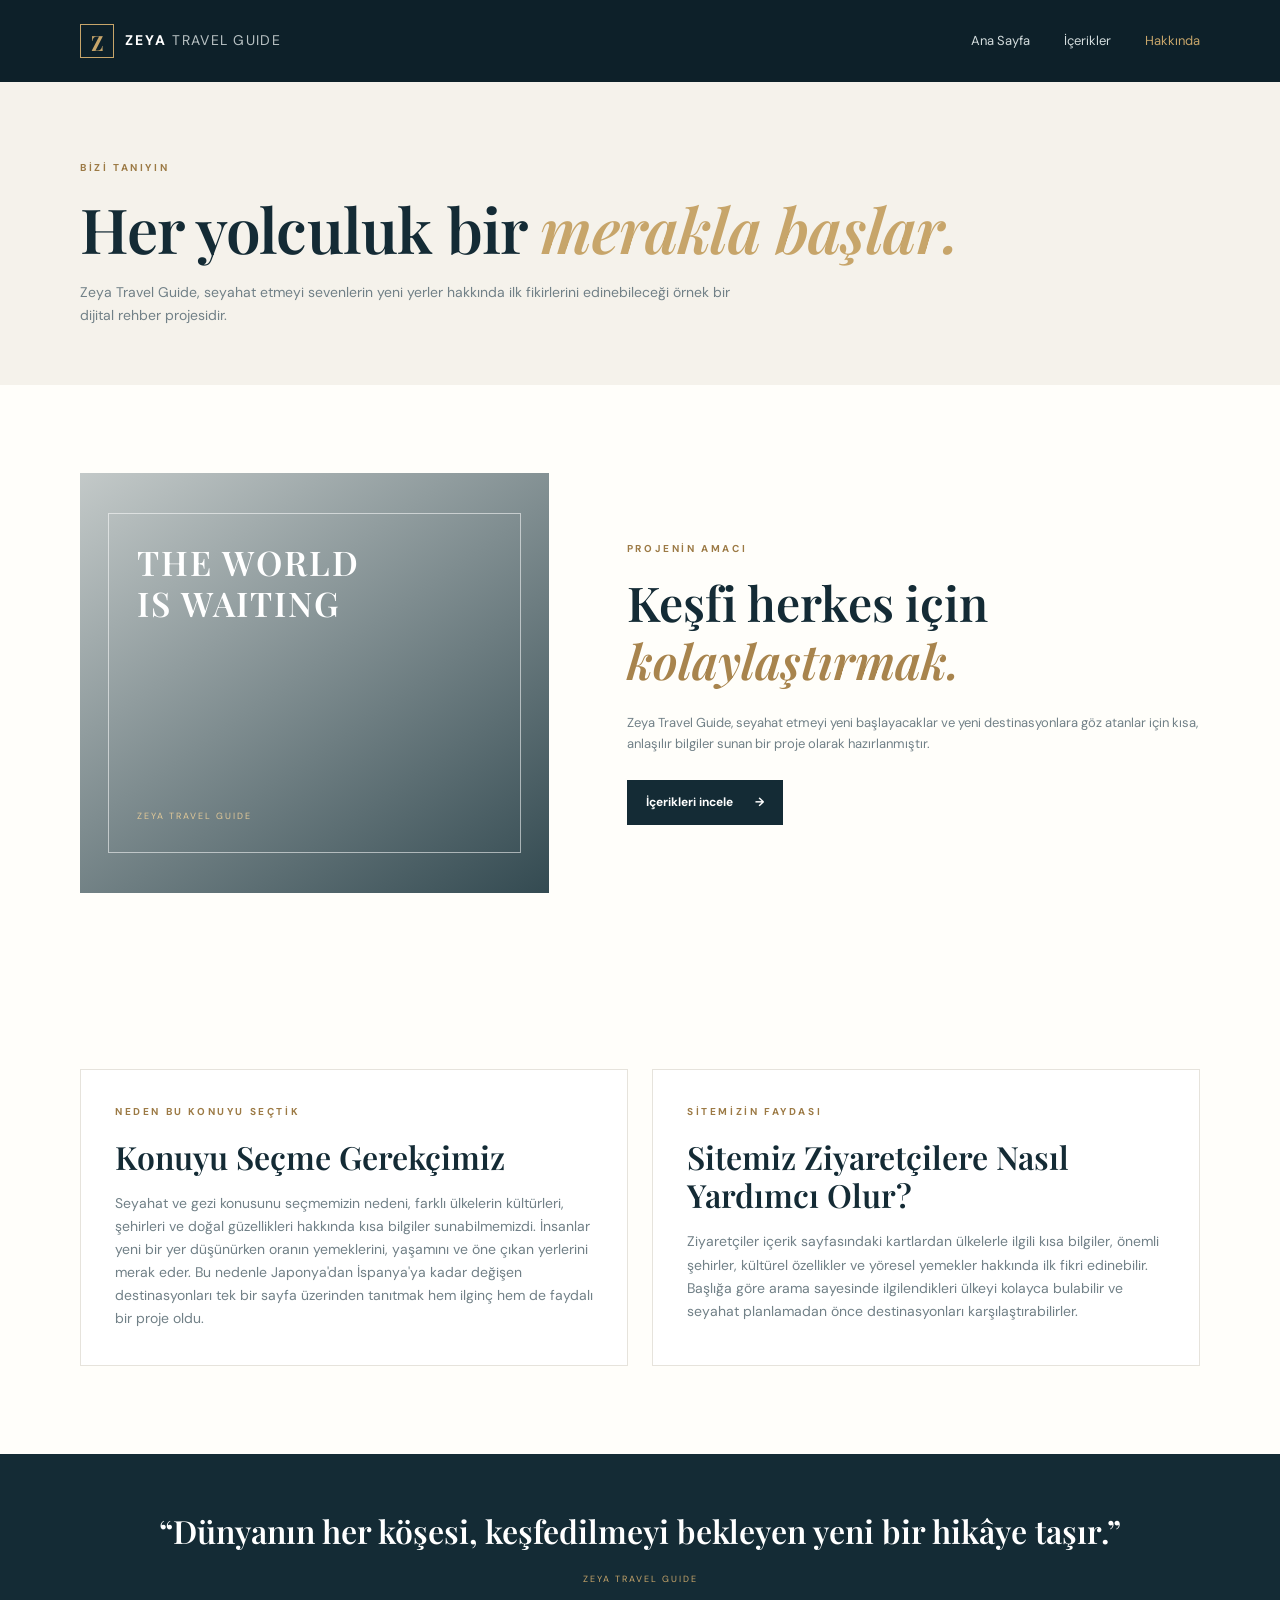
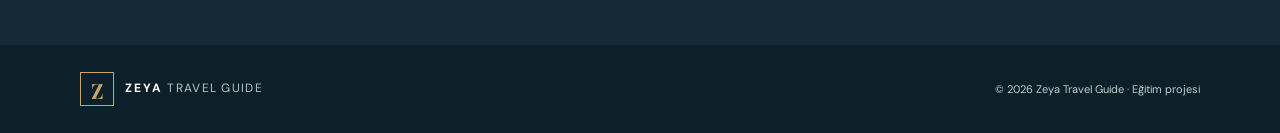
<file: hakkinda.html>
<!doctype html>
<html lang="tr">
<head>
  <meta charset="utf-8">
  <meta name="viewport" content="width=device-width, initial-scale=1">
  <meta name="description" content="Zeya Travel Guide projesi hakkında.">
  <title>Zeya Travel Guide | Hakkında</title>
  <link rel="preconnect" href="https://fonts.googleapis.com">
  <link rel="preconnect" href="https://fonts.gstatic.com" crossorigin>
  <link href="https://fonts.googleapis.com/css2?family=DM+Sans:wght@400;500;600;700&family=Playfair+Display:wght@600;700&display=swap" rel="stylesheet">
  <link rel="stylesheet" href="style.css">
</head>
<body>
  <header class="site-header">
    <nav class="nav container" aria-label="Ana menü">
      <a class="brand" href="index.html"><span class="brand-mark">Z</span><span>ZEYA<span class="brand-light"> TRAVEL GUIDE</span></span></a>
      <button class="menu-toggle" type="button" aria-expanded="false" aria-controls="site-menu" aria-label="Menüyü aç veya kapat">☰</button>
      <div class="nav-links" id="site-menu">
        <a href="index.html">Ana Sayfa</a>
        <a href="icerikler.html">İçerikler</a>
        <a class="active" href="hakkinda.html" aria-current="page">Hakkında</a>
      </div>
    </nav>
  </header>

  <main>
    <section class="page-heading">
      <div class="container">
        <p class="eyebrow eyebrow-dark">BİZİ TANIYIN</p>
        <h1>Her yolculuk bir <em>merakla başlar.</em></h1>
        <p>Zeya Travel Guide, seyahat etmeyi sevenlerin yeni yerler hakkında ilk fikirlerini edinebileceği örnek bir dijital rehber projesidir.</p>
      </div>
    </section>
    <section class="container about-layout section-space">
      <div class="about-visual"><div class="about-visual-inner"><span>THE WORLD<br>IS WAITING</span><small>ZEYA TRAVEL GUIDE</small></div></div>
      <div class="about-copy">
        <p class="eyebrow eyebrow-dark">PROJENİN AMACI</p>
        <h2>Keşfi herkes için<br><em>kolaylaştırmak.</em></h2>
        <p>Zeya Travel Guide, seyahat etmeyi yeni başlayacaklar ve yeni destinasyonlara göz atanlar için kısa, anlaşılır bilgiler sunan bir proje olarak hazırlanmıştır.</p>
        <a class="button button-dark" href="icerikler.html">İçerikleri incele <span aria-hidden="true">→</span></a>
      </div>
    </section>
    <section class="container purpose-layout section-space">
      <article class="purpose-card">
        <p class="eyebrow eyebrow-dark">NEDEN BU KONUYU SEÇTİK</p>
        <h2>Konuyu Seçme Gerekçimiz</h2>
        <p>Seyahat ve gezi konusunu seçmemizin nedeni, farklı ülkelerin kültürleri, şehirleri ve doğal güzellikleri hakkında kısa bilgiler sunabilmemizdi. İnsanlar yeni bir yer düşünürken oranın yemeklerini, yaşamını ve öne çıkan yerlerini merak eder. Bu nedenle Japonya'dan İspanya'ya kadar değişen destinasyonları tek bir sayfa üzerinden tanıtmak hem ilginç hem de faydalı bir proje oldu.</p>
      </article>
      <article class="purpose-card">
        <p class="eyebrow eyebrow-dark">SİTEMİZİN FAYDASI</p>
        <h2>Sitemiz Ziyaretçilere Nasıl Yardımcı Olur?</h2>
        <p>Ziyaretçiler içerik sayfasındaki kartlardan ülkelerle ilgili kısa bilgiler, önemli şehirler, kültürel özellikler ve yöresel yemekler hakkında ilk fikri edinebilir. Başlığa göre arama sayesinde ilgilendikleri ülkeyi kolayca bulabilir ve seyahat planlamadan önce destinasyonları karşılaştırabilirler.</p>
      </article>
    </section>
    <section class="quote-band"><div class="container"><p>“Dünyanın her köşesi, keşfedilmeyi bekleyen yeni bir hikâye taşır.”</p><span>ZEYA TRAVEL GUIDE</span></div></section>
  </main>

  <footer class="site-footer">
    <div class="container footer-inner"><a class="brand brand-footer" href="index.html"><span class="brand-mark">Z</span><span>ZEYA<span class="brand-light"> TRAVEL GUIDE</span></span></a><p>© 2026 Zeya Travel Guide · Eğitim projesi</p></div>
  </footer>
  <script src="script.js"></script>
</body>
</html>
</file>
<file: style.css>
/* Zeya Travel Guide - ortak sayfa stilleri */
:root {
  --navy: #142b35;
  --navy-deep: #0d2029;
  --cream: #f5f2eb;
  --paper: #fffefa;
  --gold: #c7a56a;
  --ink: #24343a;
  --muted: #718087;
  --line: #e6e3dc;
  --serif: "Playfair Display", Georgia, serif;
  --sans: "DM Sans", Arial, sans-serif;
}
* { box-sizing: border-box; }
html { scroll-behavior: smooth; }
body { margin: 0; color: var(--ink); background: var(--paper); font-family: var(--sans); line-height: 1.65; }
a { color: inherit; text-decoration: none; }
button, input { font: inherit; }
.container { width: min(1120px, calc(100% - 48px)); margin-inline: auto; }
.site-header { position: relative; z-index: 5; background: var(--navy-deep); color: white; }
.nav { min-height: 82px; display: flex; align-items: center; justify-content: space-between; gap: 24px; }
.brand { display: inline-flex; align-items: center; gap: 11px; font-size: 14px; font-weight: 700; letter-spacing: 2px; white-space: nowrap; }
.brand-mark { display: grid; place-items: center; width: 34px; height: 34px; border: 1px solid var(--gold); color: var(--gold); font-family: var(--serif); font-size: 21px; letter-spacing: 0; }
.brand-light { color: #b9c2c4; font-weight: 400; letter-spacing: 1.3px; }
.nav-links { display: flex; align-items: center; gap: 34px; }
.nav-links a { color: #d3dcdd; font-size: 13px; transition: color .2s; }
.nav-links a:hover, .nav-links a.active { color: var(--gold); }
.menu-toggle { display: none; border: 1px solid #52656b; color: white; background: transparent; border-radius: 4px; padding: 7px 11px; cursor: pointer; }
.hero { position: relative; min-height: 570px; display: flex; align-items: center; overflow: hidden; color: white; background: #243c43 url("https://images.unsplash.com/photo-1470770841072-f978cf4d019e?auto=format&fit=crop&w=2000&q=85") center 48%/cover no-repeat; }
.hero-shade { position: absolute; inset: 0; background: linear-gradient(90deg, rgba(9,27,34,.88), rgba(9,27,34,.48) 58%, rgba(9,27,34,.1)); }
.hero-content { position: relative; padding-block: 85px; }
.eyebrow { margin: 0 0 17px; color: var(--gold); font-size: 10px; font-weight: 700; letter-spacing: 2.6px; }
.eyebrow-dark { color: #9c7a45; }
h1, h2, h3, p { margin-top: 0; }
.hero h1, .page-heading h1 { margin: 0; font: 600 clamp(42px, 6vw, 70px)/1.12 var(--serif); letter-spacing: -.8px; }
h1 em, h2 em { color: var(--gold); font-weight: 600; }
.hero-copy { max-width: 510px; margin: 22px 0 30px; color: #e0e6e4; font-size: 15px; }
.button { display: inline-flex; align-items: center; gap: 22px; padding: 13px 19px; font-size: 12px; font-weight: 700; transition: transform .2s, background .2s; }
.button:hover { transform: translateY(-2px); }
.button-gold { color: var(--navy-deep); background: var(--gold); }
.button-dark { color: white; background: var(--navy); }
.hero-note { position: absolute; right: 34px; bottom: 30px; color: rgba(255,255,255,.7); font-size: 9px; letter-spacing: 2px; writing-mode: vertical-rl; }
.section-space { padding-block: 88px; }
.intro-section { display: grid; grid-template-columns: 1fr 1fr; gap: 70px; align-items: center; }
.intro-section h2, .about-copy h2 { margin: 0; color: var(--navy); font: 600 clamp(34px, 4vw, 48px)/1.2 var(--serif); }
.intro-section h2 em, .about-copy h2 em { color: #a8844d; }
.intro-text { max-width: 480px; color: var(--muted); font-size: 14px; }
.text-link, .card-link { display: inline-flex; align-items: center; gap: 12px; color: #8b6b3c; font-size: 12px; font-weight: 700; }
.feature-band { padding-block: 55px; background: var(--cream); }
.feature-grid { display: grid; grid-template-columns: repeat(3, 1fr); gap: 55px; }
.feature-number { color: #a8844d; font: 600 24px var(--serif); }
.feature-grid h3 { margin: 10px 0 5px; color: var(--navy); font: 600 22px var(--serif); }
.feature-grid p { margin: 0; color: var(--muted); font-size: 13px; }
.site-footer { background: var(--navy-deep); color: #c3ccce; }
.footer-inner { min-height: 88px; display: flex; justify-content: space-between; align-items: center; gap: 20px; }
.footer-inner p { margin: 0; font-size: 11px; }
.brand-footer { color: white; font-size: 12px; }
.page-heading { padding: 78px 0 58px; background: var(--cream); }
.page-heading h1 { color: var(--navy); font-size: clamp(42px, 5.4vw, 62px); }
.page-heading > .container > p:last-child { max-width: 650px; margin: 18px 0 0; color: var(--muted); font-size: 14px; }
.content-section { padding-block: 48px 90px; }
.search-panel { display: flex; justify-content: space-between; align-items: end; gap: 24px; margin-bottom: 30px; padding-bottom: 22px; border-bottom: 1px solid var(--line); }
.search-field { width: min(510px, 100%); }
.search-field label { display: block; margin-bottom: 8px; color: var(--navy); font-size: 12px; font-weight: 700; }
.input-wrap { display: flex; align-items: center; gap: 10px; padding: 7px 8px 7px 14px; border: 1px solid #d9d8d1; border-radius: 3px; background: white; }
.input-wrap:focus-within { outline: 2px solid #c7a56a; outline-offset: 2px; }
.input-wrap > span { color: #9a835f; font-size: 24px; line-height: 1; }
.input-wrap input { min-width: 0; flex: 1; border: 0; outline: 0; color: var(--ink); background: transparent; font-size: 13px; }
.clear-button { padding: 7px 11px; border: 0; border-radius: 2px; color: white; background: var(--navy); cursor: pointer; font-size: 11px; }
.clear-button:hover { background: #294954; }
.result-count { margin: 0 0 4px; color: var(--muted); font-size: 12px; white-space: nowrap; }
.cards-grid { display: grid; grid-template-columns: repeat(3, 1fr); gap: 24px; }
.destination-card { overflow: hidden; border: 1px solid var(--line); background: white; transition: transform .2s, box-shadow .2s; }
.destination-card:hover { transform: translateY(-4px); box-shadow: 0 12px 28px rgba(20,43,53,.09); }
.destination-card[hidden] { display: none; }
.card-image { position: relative; height: 190px; background-position: center; background-size: cover; }
.card-image img { width: 100%; height: 100%; display: block; object-fit: cover; }
.card-image:has(.image-failed) { background: linear-gradient(135deg, #31545e, #b69a68); }
.card-image img.image-failed { visibility: hidden; }
.card-image::after { position: absolute; inset: 0; content: ""; background: linear-gradient(0deg, rgba(10,29,35,.38), transparent 60%); }
.card-image span { position: absolute; z-index: 1; left: 17px; bottom: 14px; color: white; font-size: 9px; font-weight: 700; letter-spacing: 1.8px; }
.image-japan { background-image: url("https://images.unsplash.com/photo-1493976040374-85c8e12f0c0e?auto=format&fit=crop&w=800&q=80"); }
.image-italy { background-image: url("https://images.unsplash.com/photo-1516483638261-f4dbaf036963?auto=format&fit=crop&w=800&q=80"); }
.image-canada { background-image: url("https://images.unsplash.com/photo-1464822759023-fed622ff2c3b?auto=format&fit=crop&w=800&q=80"); }
.image-uk { background-image: url("https://images.unsplash.com/photo-1513635269975-59663e0ac1ad?auto=format&fit=crop&w=800&q=80"); }
.image-egypt { background-image: url("https://images.unsplash.com/photo-1568322445389-f64ac2515020?auto=format&fit=crop&w=800&q=80"); }
.image-spain { background-image: url("https://images.unsplash.com/photo-1583422409516-2895a77efded?auto=format&fit=crop&w=800&q=80"); }
.card-body { padding: 20px 20px 22px; }
.card-meta { margin: 0 0 9px; color: #a18456; font-size: 9px; font-weight: 700; letter-spacing: 1.5px; }
.card-body h2 { margin: 0 0 9px; color: var(--navy); font: 600 21px/1.3 var(--serif); }
.card-body > p:not(.card-meta) { min-height: 62px; margin: 0 0 15px; color: var(--muted); font-size: 12px; }
.card-link { font-size: 11px; }
.empty-message { margin: 28px 0; padding: 24px; border: 1px dashed #c9c2b5; color: var(--muted); text-align: center; font-size: 14px; }
.empty-message[hidden] { display: none; }
.about-layout { display: grid; grid-template-columns: .9fr 1.1fr; gap: 78px; align-items: center; }
.about-visual { min-height: 420px; display: grid; place-items: center; padding: 28px; background: linear-gradient(145deg, rgba(16,43,52,.25), rgba(16,43,52,.85)), url("https://images.unsplash.com/photo-1464822759023-fed622ff2c3b?auto=format&fit=crop&w=1000&q=85") center/cover; }
.about-visual-inner { width: 100%; min-height: 340px; display: flex; flex-direction: column; justify-content: space-between; padding: 28px; border: 1px solid rgba(255,255,255,.55); color: white; }
.about-visual-inner span { font: 600 34px/1.2 var(--serif); letter-spacing: 2px; }
.about-visual-inner small { color: #e2c998; font-size: 9px; letter-spacing: 2px; }
.about-copy h2 { margin-bottom: 22px; }
.about-copy > p:not(.eyebrow) { color: var(--muted); font-size: 13px; }
.about-copy .button { margin-top: 12px; }
.quote-band { padding-block: 55px; color: white; background: var(--navy); text-align: center; }
.quote-band p { margin: 0 0 12px; font: 600 clamp(22px, 3vw, 32px) var(--serif); }
.quote-band span { color: var(--gold); font-size: 9px; letter-spacing: 2px; }
.featured-section { padding-block: 82px; background: var(--cream); }
.section-heading { display: flex; align-items: end; justify-content: space-between; gap: 24px; margin-bottom: 30px; }
.section-heading h2 { margin: 0; color: var(--navy); font: 600 clamp(34px, 4vw, 48px)/1.2 var(--serif); }
.featured-grid { display: grid; grid-template-columns: repeat(3, 1fr); gap: 24px; }
.featured-card { overflow: hidden; border: 1px solid var(--line); background: white; }
.featured-card img { width: 100%; height: 220px; display: block; object-fit: cover; background: linear-gradient(135deg, #31545e, #b69a68); }
.featured-card img.image-failed { visibility: hidden; }
.featured-card > div { padding: 20px; }
.featured-card h3 { margin: 4px 0 12px; color: var(--navy); font: 600 24px var(--serif); }
.featured-card a { color: #8b6b3c; font-size: 12px; font-weight: 700; }
.purpose-layout { display: grid; grid-template-columns: repeat(2, minmax(0, 1fr)); gap: 24px; }
.purpose-card { padding: 34px; border: 1px solid var(--line); background: white; }
.purpose-card h2 { margin: 0 0 16px; color: var(--navy); font: 600 32px/1.2 var(--serif); }
.purpose-card p:not(.eyebrow) { margin: 0; color: var(--muted); font-size: 14px; }
.destination-card { scroll-margin-top: 20px; }
:focus-visible { outline: 2px solid #b58b4d; outline-offset: 3px; }
@media (max-width: 760px) {
  .container { width: min(100% - 36px, 560px); }
  .nav { min-height: 70px; flex-wrap: wrap; }
  .menu-toggle { display: block; }
  .nav-links { display: none; width: 100%; flex-direction: column; align-items: stretch; gap: 0; padding: 0 0 12px; }
  .nav-links.is-open { display: flex; }
  .nav-links a { padding: 10px 2px; border-top: 1px solid rgba(255,255,255,.1); }
  .hero { min-height: 520px; background-position: 58% center; }
  .hero-content { padding-block: 70px; }
  .hero h1 { font-size: clamp(40px, 12vw, 58px); }
  .hero-note { display: none; }
  .intro-section, .about-layout { grid-template-columns: 1fr; gap: 28px; }
  .section-space { padding-block: 60px; }
  .feature-grid { grid-template-columns: 1fr; gap: 28px; }
  .page-heading { padding: 58px 0 42px; }
  .search-panel { align-items: stretch; flex-direction: column; gap: 12px; }
  .result-count { white-space: normal; }
  .cards-grid { grid-template-columns: repeat(2, minmax(0, 1fr)); gap: 14px; }
  .card-image { height: 150px; }
  .card-body { padding: 15px; }
  .card-body h2 { font-size: 18px; }
  .card-body > p:not(.card-meta) { min-height: 80px; }
  .about-visual { min-height: 330px; }
  .about-visual-inner { min-height: 270px; }
  .featured-section { padding-block: 60px; }
  .section-heading { align-items: flex-start; flex-direction: column; }
  .featured-grid { grid-template-columns: 1fr; }
  .featured-card img { height: 260px; }
  .purpose-layout { grid-template-columns: 1fr; }
  .purpose-card { padding: 26px 20px; }
  .footer-inner { align-items: flex-start; flex-direction: column; justify-content: center; padding-block: 22px; }
}
@media (max-width: 420px) {
  .brand { gap: 8px; font-size: 12px; letter-spacing: 1.5px; }
  .brand-light { font-size: 10px; letter-spacing: .8px; }
  .cards-grid { grid-template-columns: 1fr; }
  .card-image { height: 190px; }
  .card-body > p:not(.card-meta) { min-height: 0; }
  .input-wrap { gap: 7px; padding-left: 10px; }
  .clear-button { padding-inline: 8px; }
}
</file>
